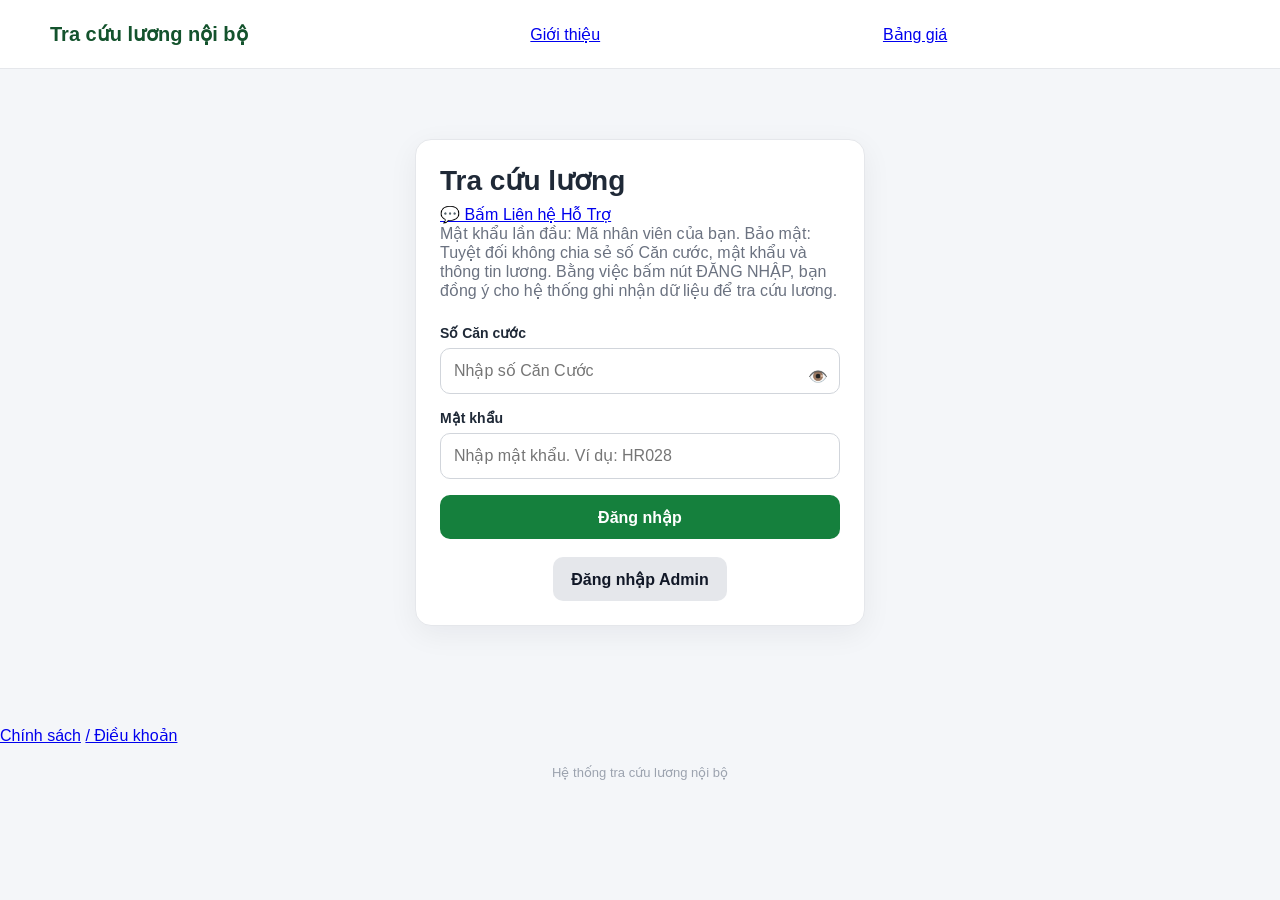
<file: index.html>
<!DOCTYPE html>
<html lang="vi">
<head>
<meta charset="UTF-8">
<meta name="viewport" content="width=device-width,initial-scale=1.0">

<title>Tra cứu lương nội bộ</title>

<style>
* {
    box-sizing: border-box;
}

html,
body {
    margin: 0;
    padding: 0;
    min-height: 100%;
    font-family:
        Arial,
        Helvetica,
        sans-serif;
    background: #f4f6f9;
    color: #1f2937;
}

button,
input {
    font: inherit;
}

.hidden {
    display: none !important;
}

.container {
    width: min(1180px, calc(100% - 30px));
    margin: 0 auto;
}

.header {
    background: #ffffff;
    border-bottom: 1px solid #e5e7eb;
    position: sticky;
    top: 0;
    z-index: 100;
}

.header-inner {
    min-height: 68px;
    display: flex;
    align-items: center;
    justify-content: space-between;
    gap: 15px;
}

.logo {
    font-size: 20px;
    font-weight: 800;
    color: #14532d;
}

.header-actions {
    display: flex;
    align-items: center;
    gap: 10px;
}

.main {
    padding: 30px 0 60px;
}

.card {
    background: #ffffff;
    border-radius: 16px;
    border: 1px solid #e5e7eb;
    box-shadow:
        0 8px 30px rgba(15, 23, 42, 0.06);
    padding: 24px;
}

.login-wrapper {
    width: min(450px, 100%);
    margin: 40px auto;
}

.title {
    margin: 0 0 8px;
    font-size: 28px;
    font-weight: 800;
}

.subtitle {
    margin: 0 0 25px;
    color: #6b7280;
}

.form-group {
    margin-bottom: 16px;
}

.form-group label {
    display: block;
    font-size: 14px;
    font-weight: 700;
    margin-bottom: 7px;
}

.form-group input {
    width: 100%;
    height: 46px;
    border: 1px solid #d1d5db;
    border-radius: 10px;
    padding: 0 13px;
    outline: none;
    transition: border-color .2s;
}

.form-group input:focus {
    border-color: #16a34a;
}

.btn {
    border: 0;
    border-radius: 10px;
    min-height: 44px;
    padding: 0 18px;
    cursor: pointer;
    font-weight: 700;
    transition:
        transform .1s,
        opacity .2s;
}

.btn:active {
    transform: scale(.98);
}

.btn-primary {
    background: #15803d;
    color: #ffffff;
}

.btn-secondary {
    background: #e5e7eb;
    color: #111827;
}

.btn-danger {
    background: #dc2626;
    color: #ffffff;
}

.btn-full {
    width: 100%;
}

.alert {
    padding: 12px 14px;
    border-radius: 10px;
    margin-bottom: 16px;
    font-size: 14px;
}

.alert-error {
    background: #fee2e2;
    color: #991b1b;
}

.alert-success {
    background: #dcfce7;
    color: #166534;
}

.employee-header {
    display: flex;
    justify-content: space-between;
    gap: 20px;
    align-items: flex-start;
    margin-bottom: 22px;
}

.employee-name {
    font-size: 25px;
    font-weight: 800;
    margin-bottom: 6px;
}

.employee-meta {
    color: #6b7280;
    line-height: 1.7;
}

.payroll-title {
    margin: 0 0 18px;
    font-size: 21px;
}

.payroll-group {
    grid-column: 1 / -1;
    margin-top: 12px;
    padding: 13px 16px;
    border-radius: 12px;
    background: #eef2f7;
    border: 1px solid #dbe2ea;
    display: flex;
    align-items: center;
    justify-content: space-between;
    gap: 18px;
}

.payroll-group-title {
    font-size: 17px;
    font-weight: 900;
    color: #111827;
    letter-spacing: .1px;
    line-height: 1.35;
}

.payroll-group-total {
    margin-left: auto;
    padding-left: 18px;
    flex: 0 0 auto;
    font-size: 17px;
    font-weight: 900;
    white-space: nowrap;
    color: #111827;
    text-align: right;
}

.payroll-group.group-a {
    background: #eff6ff;
    border: 2px solid #60a5fa;
}

.payroll-group.group-a .payroll-group-title,
.payroll-group.group-a .payroll-group-total {
    color: #1d4ed8;
}

.payroll-group.group-b {
    background: #fff7ed;
    border: 2px solid #fb923c;
}

.payroll-group.group-b .payroll-group-title,
.payroll-group.group-b .payroll-group-total {
    color: #c2410c;
}

.payroll-group.group-c {
    margin-top: 18px;
    padding: 18px 20px;
    background: #dcfce7;
    border: 3px solid #16a34a;
    box-shadow: 0 8px 22px rgba(22, 163, 74, .16);
}

.payroll-group.group-c .payroll-group-title {
    font-size: 20px;
    color: #166534;
}

.payroll-group.group-c .payroll-group-total {
    font-size: 25px;
    color: #15803d;
}

.payroll-subgroup {
    grid-column: 1 / -1;
    margin-top: 7px;
    padding: 10px 13px;
    border-radius: 9px;
    background: #f3f4f6;
    border: 1px solid #d1d5db;
    font-size: 14px;
    font-weight: 900;
    color: #1f2937;
    display: flex;
    align-items: center;
    justify-content: space-between;
    gap: 18px;
    min-height: 40px;
}

.payroll-subgroup-title {
    flex: 1 1 auto;
    min-width: 0;
    line-height: 1.35;
}

.payroll-subgroup-total {
    flex: 0 0 auto;
    margin-left: auto;
    padding-left: 18px;
    border-left: 1px solid #cbd5e1;
    min-width: 130px;
    text-align: right;
    white-space: nowrap;
    font-size: 15px;
    font-weight: 900;
    color: #111827;
}

.payroll-subgroup span {
    display: inline-block;
}

.payroll-group-total {
    font-size: 16px;
    font-weight: 900;
    white-space: nowrap;
    color: #111827;
}

.payroll-grid {
    display: grid;
    grid-template-columns:
        repeat(2, minmax(0, 1fr));
    gap: 12px;
}

.payroll-item {
    padding: 15px;
    background: #f8fafc;
    border-radius: 11px;
    border: 1px solid #e5e7eb;
}

.payroll-item.highlight {
    background: #ecfdf5;
    border-color: #86efac;
}

.payroll-label {
    font-size: 13px;
    color: #6b7280;
    margin-bottom: 7px;
}

.payroll-value {
    font-size: 17px;
    font-weight: 800;
}

.net-salary {
    font-size: 25px;
    color: #15803d;
}

.change-password-wrapper {
    width: min(520px, 100%);
    margin: 20px auto;
}

.section-title {
    margin: 0 0 18px;
    font-size: 21px;
}

.admin-layout {
    display: grid;
    grid-template-columns: 220px minmax(0, 1fr);
    gap: 20px;
}

.admin-sidebar {
    height: fit-content;
    position: sticky;
    top: 90px;
}

.admin-menu {
    display: flex;
    flex-direction: column;
    gap: 8px;
}

.admin-menu button {
    text-align: left;
    width: 100%;
}

.admin-content {
    min-width: 0;
}

.toolbar {
    display: flex;
    gap: 10px;
    margin-bottom: 16px;
}

.toolbar input {
    flex: 1;
    height: 44px;
    border: 1px solid #d1d5db;
    border-radius: 9px;
    padding: 0 12px;
}

.table-wrapper {
    width: 100%;
    overflow-x: auto;
}

table {
    width: 100%;
    border-collapse: collapse;
    min-width: 850px;
}

th,
td {
    border-bottom: 1px solid #e5e7eb;
    padding: 11px 10px;
    text-align: left;
    font-size: 14px;
    white-space: nowrap;
}

th {
    background: #f8fafc;
    font-weight: 800;
}

.badge {
    display: inline-flex;
    align-items: center;
    border-radius: 999px;
    padding: 4px 9px;
    font-size: 12px;
    font-weight: 700;
}

.badge-green {
    background: #dcfce7;
    color: #166534;
}

.badge-yellow {
    background: #fef3c7;
    color: #92400e;
}

.badge-red {
    background: #fee2e2;
    color: #991b1b;
}

.loading-overlay {
    position: fixed;
    inset: 0;
    background: rgba(255,255,255,.78);
    display: flex;
    align-items: center;
    justify-content: center;
    z-index: 9999;
}

.loading-box {
    background: #ffffff;
    padding: 25px 30px;
    border-radius: 15px;
    box-shadow: 0 15px 50px rgba(0,0,0,.15);
    text-align: center;
}

.spinner {
    width: 38px;
    height: 38px;
    border: 4px solid #d1fae5;
    border-top-color: #15803d;
    border-radius: 50%;
    animation: spin 0.8s linear infinite;
    margin: 0 auto 13px;
}

@keyframes spin {
    to {
        transform: rotate(360deg);
    }
}

.modal {
    position: fixed;
    inset: 0;
    background: rgba(15,23,42,.55);
    display: flex;
    align-items: center;
    justify-content: center;
    z-index: 5000;
    padding: 15px;
}

.modal-card {
    width: min(500px, 100%);
    background: #ffffff;
    border-radius: 16px;
    padding: 24px;
}

.modal-actions {
    display: flex;
    justify-content: flex-end;
    gap: 10px;
    margin-top: 20px;
}

.footer {
    text-align: center;
    color: #9ca3af;
    padding: 20px;
    font-size: 13px;
}

@media (max-width: 800px) {
    .admin-layout {
        grid-template-columns: 1fr;
    }

    .admin-sidebar {
        position: static;
    }

    .admin-menu {
        flex-direction: row;
        flex-wrap: wrap;
    }

    .employee-header {
        flex-direction: column;
    }
}

@media (max-width: 600px) {
    .payroll-group,
    .payroll-subgroup {
        align-items: flex-start;
    }

    .payroll-group-total,
    .payroll-subgroup-total {
        min-width: 105px;
        font-size: 14px;
    }

    .payroll-group.group-c .payroll-group-total {
        font-size: 21px;
    }
}

@media (max-width: 500px) {
    .container {
        width: min(100% - 20px, 1180px);
    }

    .card {
        padding: 18px;
    }

    .title {
        font-size: 23px;
    }
}
</style>
</head>

<body>

<header class="header">
    <div class="container header-inner">
        <div class="logo">
            Tra cứu lương nội bộ
        </div>

        <a href="https://phieuluong.pages.dev/about" target="_blank" class="btn-zalo">Giới thiệu</a> <a href="https://phieuluong.pages.dev/pricing" target="_blank" class="btn-zalo">Bảng giá</a>
        <div class="header-actions">
            <button
                id="employeeLogoutButton"
                class="btn btn-secondary hidden">
                Đăng xuất
            </button>

            <button
                id="adminLogoutButton"
                class="btn btn-secondary hidden">
                Admin đăng xuất
            </button>
        </div>
    </div>
</header>

<main class="main">
<div class="container">

<section id="loginView">

    <div class="login-wrapper">
        <div class="card">

            <h1 class="title">
                Tra cứu lương
            </h1>
<a href="https://zalo.me/3933191910227963298" target="_blank" class="btn-zalo">💬 Bấm Liên hệ Hỗ Trợ</a>
            <p class="subtitle">
                Mật khẩu lần đầu: Mã nhân viên của bạn. 
                Bảo mật: Tuyệt đối không chia sẻ số Căn cước, mật khẩu và thông tin lương.
                Bằng việc bấm nút ĐĂNG NHẬP, bạn đồng ý cho hệ thống ghi nhận dữ liệu để tra cứu lương.
            </p>

            <div
                id="loginAlert"
                class="alert alert-error hidden">
            </div>

            <form id="loginForm">

                <div class="form-group" style="position: relative;">
                    <label for="citizenID">
                        Số Căn cước
                    </label>
                
                    <!-- Đổi type="text" thành type="password" để mặc định ẩn số -->
                    <input
                        id="citizenID"
                        type="password"
                        inputmode="numeric"
                        autocomplete="off"
                        maxlength="20"
                        placeholder="Nhập số Căn Cước"
                        style="width: 100%; padding-right: 40px; box-sizing: border-box;">
                    
                    <!-- Nút con mắt ẩn/hiện nằm ở góc phải ô nhập liệu -->
                    <span id="toggleCitizenID" style="position: absolute; right: 12px; bottom: 8px; cursor: pointer; user-select: none; font-size: 16px; z-index: 10;">
                        👁️
                    </span>
                </div>


                <div class="form-group">
                    <label for="password">
                        Mật khẩu
                    </label>

                    <input
                        id="password"
                        type="password"
                        autocomplete="new-password"
                        placeholder="Nhập mật khẩu. Ví dụ: HR028">
                </div>

                <button
                    id="loginButton"
                    type="submit"
                    class="btn btn-primary btn-full">
                    Đăng nhập
                </button>

            </form>

            <div style="margin-top:18px;text-align:center;">
                <button
                    id="showAdminLoginButton"
                    class="btn btn-secondary">
                    Đăng nhập Admin
                </button>
            </div>

        </div>
    </div>

</section>

<section
    id="changePasswordView"
    class="hidden">

    <div class="change-password-wrapper">
        <div class="card">

            <h2 class="section-title">
                Đổi mật khẩu bắt buộc
            </h2>

            <p class="subtitle">
                Đây là lần đăng nhập đầu tiên.
                Bạn phải đổi mật khẩu trước khi xem bảng lương.
            </p>

            <div
                id="changePasswordAlert"
                class="alert hidden">
            </div>

            <form id="changePasswordForm">

                <div class="form-group">
                    <label>
                        Mật khẩu hiện tại
                    </label>

                    <input
                        id="currentPassword"
                        type="password"
                        autocomplete="new-password">
                </div>

                <div class="form-group">
                    <label>
                        Mật khẩu mới
                    </label>

                    <input
                        id="newPassword"
                        type="password"
                        autocomplete="new-password"
                        minlength="8">
                </div>

                <div class="form-group">
                    <label>
                        Xác nhận mật khẩu mới
                    </label>

                    <input
                        id="confirmPassword"
                        type="password"
                        autocomplete="new-password"
                        minlength="8">
                </div>

                <button
                    type="submit"
                    class="btn btn-primary btn-full">
                    Đổi mật khẩu
                </button>

            </form>

        </div>
    </div>

</section>

<section
    id="employeeView"
    class="hidden">

    <div class="card">

        <div class="employee-header">

            <div>
                <div
                    id="employeeName"
                    class="employee-name">
                </div>

                <div
                    id="employeeMeta"
                    class="employee-meta">
                </div>
            </div>

        </div>

        <h2 class="payroll-title">
            Thông tin lương
        </h2>

        <div class="payroll-item mb-4" style="max-width:360px;">
            <div class="payroll-label">Xem phiếu lương theo tháng</div>
            <select id="payrollMonthSelect" class="input mt-1" onchange="selectPayrollMonth(this.value)">
            </select>
        </div>

        <div
            id="payrollGrid"
            class="payroll-grid">
        </div>

    </div>

</section>

<section
    id="adminLoginView"
    class="hidden">

    <div class="login-wrapper">
        <div class="card">

            <h1 class="title">
                Quản trị hệ thống
            </h1>

            <p class="subtitle">
                Khu vực dành cho tài khoản Admin.
            </p>

            <div
                id="adminLoginAlert"
                class="alert alert-error hidden">
            </div>

            <form id="adminLoginForm">

                <div class="form-group">
                    <label>
                        Tài khoản
                    </label>

                    <input
                        id="adminUsername"
                        type="text"
                        autocomplete="off">
                </div>

                <div class="form-group">
                    <label>
                        Mật khẩu
                    </label>

                    <input
                        id="adminPassword"
                        type="password"
                        autocomplete="new-password">
                </div>

                <button
                    type="submit"
                    class="btn btn-primary btn-full">
                    Đăng nhập Admin
                </button>

            </form>

            <div style="margin-top:15px;text-align:center;">
                <button
                    id="backEmployeeLoginButton"
                    class="btn btn-secondary">
                    Quay lại
                </button>
            </div>

        </div>
    </div>

</section>

<section
    id="adminView"
    class="hidden">

    <div class="admin-layout">

        <aside class="admin-sidebar">
            <div class="card">
                <div class="admin-menu">

                    <button
                        id="menuEmployees"
                        class="btn btn-primary">
                        Nhân viên
                    </button>

                    <button
                        id="menuSync"
                        class="btn btn-secondary">
                        Đồng bộ
                    </button>

                    <button
                        id="menuAudit"
                        class="btn btn-secondary">
                        Audit Log
                    </button>

                </div>
            </div>
        </aside>

        <div class="admin-content">

            <div
                id="adminEmployeesPanel"
                class="card">

                <h2 class="section-title">
                    Quản lý nhân viên
                </h2>

                <div class="toolbar">

                    <input
                        id="employeeSearch"
                        type="text"
                        placeholder="Tìm mã NV, họ tên, Căn Cước, phòng ban...">

                    <button
                        id="employeeSearchButton"
                        class="btn btn-primary">
                        Tìm
                    </button>

                </div>

                <div class="table-wrapper">

                    <table>

                        <thead>
                            <tr>
                                <th>Mã NV</th>
                                <th>Họ tên</th>
                                <th>Số Căn Cước</th>
                                <th>Phòng ban</th>
                                <th>Bộ phận</th>
                                <th>Chức vụ</th>
                                <th>Trạng thái</th>
                                <th>Thao tác</th>
                            </tr>
                        </thead>

                        <tbody
                            id="employeeTableBody">
                        </tbody>

                    </table>

                </div>

            </div>

            <div
                id="adminSyncPanel"
                class="card hidden">

                <h2 class="section-title">
                    Trạng thái đồng bộ
                </h2>

                <div
                    id="syncStatusContent">
                </div>

            </div>

            <div
                id="adminAuditPanel"
                class="card hidden">

                <h2 class="section-title">
                    Audit Log
                </h2>

                <div class="table-wrapper">

                    <table>

                        <thead>
                            <tr>
                                <th>Thời gian</th>
                                <th>User</th>
                                <th>Role</th>
                                <th>Action</th>
                                <th>Target</th>
                                <th>Chi tiết</th>
                            </tr>
                        </thead>

                        <tbody
                            id="auditTableBody">
                        </tbody>

                    </table>

                </div>

            </div>

        </div>

    </div>

</section>

</div>
</main>

<a href="https://phieuluong.pages.dev/privacy" target="_blank" class="btn-zalo">Chính sách</a> <a href="https://phieuluong.pages.dev/terms" target="_blank" class="btn-zalo">/ Điều khoản</a>
    
<footer class="footer">
    Hệ thống tra cứu lương nội bộ
</footer>

<div
    id="loadingOverlay"
    class="loading-overlay hidden">

    <div class="loading-box">

        <div class="spinner"></div>

        <div id="loadingText">
            Đang xử lý...
        </div>

    </div>

</div>

<div
    id="resetModal"
    class="modal hidden">

    <div class="modal-card">

        <h2 class="section-title">
            Reset mật khẩu
        </h2>

        <p id="resetModalText"></p>

        <div class="modal-actions">

            <button
                id="cancelResetButton"
                class="btn btn-secondary">
                Hủy
            </button>

            <button
                id="confirmResetButton"
                class="btn btn-danger">
                Reset
            </button>

        </div>

    </div>

</div>

<script>
'use strict';

const API_URL =
    'https://script.google.com/macros/s/AKfycbyW7OjW5OJhgaw8hiqSkelERGigCZ0mRWkGvPxkSlBFpGxUAO0rKY3H--co8fpxbYH8Fw/exec';

const state = {
    employeeToken: '',
    adminToken: '',
    employee: null,
    payroll: null,
    employees: [],
    resetEmployeeCode: ''
};

const elements = {
    loginView:
        document.getElementById('loginView'),

    changePasswordView:
        document.getElementById('changePasswordView'),

    employeeView:
        document.getElementById('employeeView'),

    adminLoginView:
        document.getElementById('adminLoginView'),

    adminView:
        document.getElementById('adminView'),

    employeeLogoutButton:
        document.getElementById('employeeLogoutButton'),

    adminLogoutButton:
        document.getElementById('adminLogoutButton'),

    loadingOverlay:
        document.getElementById('loadingOverlay'),

    loadingText:
        document.getElementById('loadingText'),

    loginAlert:
        document.getElementById('loginAlert'),

    changePasswordAlert:
        document.getElementById('changePasswordAlert'),

    adminLoginAlert:
        document.getElementById('adminLoginAlert')
};

document
    .getElementById('loginForm')
    .addEventListener(
        'submit',
        handleEmployeeLogin
    );

document
    .getElementById('changePasswordForm')
    .addEventListener(
        'submit',
        handleChangePassword
    );

document
    .getElementById('adminLoginForm')
    .addEventListener(
        'submit',
        handleAdminLogin
    );

document
    .getElementById('showAdminLoginButton')
    .addEventListener(
        'click',
        showAdminLogin
    );

document
    .getElementById('backEmployeeLoginButton')
    .addEventListener(
        'click',
        showEmployeeLogin
    );

elements.employeeLogoutButton
    .addEventListener(
        'click',
        logoutEmployee
    );

elements.adminLogoutButton
    .addEventListener(
        'click',
        logoutAdmin
    );

document
    .getElementById('employeeSearchButton')
    .addEventListener(
        'click',
        searchEmployees
    );

document
    .getElementById('employeeSearch')
    .addEventListener(
        'keydown',
        function(event) {
            if (event.key === 'Enter') {
                searchEmployees();
            }
        }
    );

document
    .getElementById('menuEmployees')
    .addEventListener(
        'click',
        showEmployeesPanel
    );

document
    .getElementById('menuSync')
    .addEventListener(
        'click',
        showSyncPanel
    );

document
    .getElementById('menuAudit')
    .addEventListener(
        'click',
        showAuditPanel
    );

document
    .getElementById('cancelResetButton')
    .addEventListener(
        'click',
        closeResetModal
    );

document
    .getElementById('confirmResetButton')
    .addEventListener(
        'click',
        confirmReset
    );

function setLoading(show, text) {
    if (show) {
        elements.loadingText.textContent =
            text || 'Đang xử lý...';

        elements.loadingOverlay
            .classList
            .remove('hidden');
    } else {
        elements.loadingOverlay
            .classList
            .add('hidden');
    }
}

async function api(action, data) {
    const payload = Object.assign(
        {
            action: action
        },
        data || {}
    );

    const response = await fetch(API_URL, {
        method: 'POST',
        headers: {
            'Content-Type': 'text/plain;charset=utf-8'
        },
        body: JSON.stringify(payload)
    });

    const text = await response.text();
    let result;

    try {
        result = JSON.parse(text);
    } catch (error) {
        throw new Error(
            'API trả về dữ liệu không phải JSON: ' +
            text.substring(0, 300)
        );
    }

    if (!response.ok) {
        throw new Error(
            result.message ||
            result.error ||
            ('HTTP ' + response.status)
        );
    }

    return result;
}

async function handleEmployeeLogin(event) {
    event.preventDefault();

    hideAlert(elements.loginAlert);

    const citizenID =
        document
            .getElementById('citizenID')
            .value
            .trim();

    const password =
        document
            .getElementById('password')
            .value;

    if (!citizenID || !password) {
        showAlert(
            elements.loginAlert,
            'Vui lòng nhập đầy đủ Căn Cước và mật khẩu.'
        );
        return;
    }

    try {
        setLoading(
            true,
            'Đang xác thực tài khoản...'
        );

        const result =
            await api(
                'login',
                {
                    citizenID:
                        normalizeCitizenID(
                            citizenID
                        ),
                    password:
                        password
                }
            );

        if (!result.success) {
            showAlert(
                elements.loginAlert,
                errorMessage(result.error)
            );
            return;
        }

        state.employeeToken =
            result.token;

        state.employee =
            result.employee;

        state.payrollHistory =
            result.payrolls || (result.payroll ? [result.payroll] : []);
        state.payroll =
            state.payrollHistory[0] || result.payroll || null;

        if (result.mustChangePassword) {
            showChangePassword();
        } else {
            showEmployee();
        }

    } catch (error) {
        showAlert(
            elements.loginAlert,
            'Không thể kết nối máy chủ. Vui lòng thử lại.'
        );
    } finally {
        setLoading(false);
    }
}

async function handleChangePassword(event) {
    event.preventDefault();

    hideAlert(
        elements.changePasswordAlert
    );

    const currentPassword =
        document
            .getElementById('currentPassword')
            .value;

    const newPassword =
        document
            .getElementById('newPassword')
            .value;

    const confirmPassword =
        document
            .getElementById('confirmPassword')
            .value;

    if (
        !currentPassword ||
        !newPassword ||
        !confirmPassword
    ) {
        showAlert(
            elements.changePasswordAlert,
            'Vui lòng nhập đầy đủ thông tin.'
        );
        return;
    }

    if (newPassword.length < 8) {
        showAlert(
            elements.changePasswordAlert,
            'Mật khẩu mới phải có ít nhất 8 ký tự.'
        );
        return;
    }

    if (newPassword !== confirmPassword) {
        showAlert(
            elements.changePasswordAlert,
            'Xác nhận mật khẩu không khớp.'
        );
        return;
    }

    try {
        setLoading(
            true,
            'Đang đổi mật khẩu...'
        );

        const result =
            await api(
                'changePassword',
                {
                    token:
                        state.employeeToken,
                    currentPassword:
                        currentPassword,
                    newPassword:
                        newPassword,
                    confirmPassword:
                        confirmPassword
                }
            );

        if (!result.success) {
            showAlert(
                elements.changePasswordAlert,
                errorMessage(result.error)
            );
            return;
        }

        document
            .getElementById('currentPassword')
            .value = '';

        document
            .getElementById('newPassword')
            .value = '';

        document
            .getElementById('confirmPassword')
            .value = '';

        await loadEmployeePayroll();

    } catch (error) {
        showAlert(
            elements.changePasswordAlert,
            'Không thể kết nối máy chủ.'
        );
    } finally {
        setLoading(false);
    }
}

async function loadEmployeePayroll() {
    try {
        setLoading(
            true,
            'Đang tải dữ liệu lương...'
        );

        const result =
            await api(
                'getPayroll',
                {
                    token:
                        state.employeeToken
                }
            );

        if (!result.success) {
            showAlert(
                elements.changePasswordAlert,
                errorMessage(result.error)
            );
            return;
        }

        state.payrollHistory =
            result.payrolls || (result.payroll ? [result.payroll] : []);
        state.payroll =
            state.payrollHistory[0] || result.payroll || null;

        showEmployee();

    } catch (error) {
        showAlert(
            elements.changePasswordAlert,
            'Không thể tải dữ liệu lương.'
        );
    } finally {
        setLoading(false);
    }
}

async function handleAdminLogin(event) {
    event.preventDefault();

    hideAlert(
        elements.adminLoginAlert
    );

    const username =
        document
            .getElementById('adminUsername')
            .value
            .trim();

    const password =
        document
            .getElementById('adminPassword')
            .value;

    if (!username || !password) {
        showAlert(
            elements.adminLoginAlert,
            'Vui lòng nhập tài khoản và mật khẩu.'
        );
        return;
    }

    try {
        setLoading(
            true,
            'Đang xác thực Admin...'
        );

        const result =
            await api(
                'adminLogin',
                {
                    username:
                        username,
                    password:
                        password
                }
            );

        if (!result.success) {
            showAlert(
                elements.adminLoginAlert,
                errorMessage(result.error)
            );
            return;
        }

        state.adminToken =
            result.token;

        showAdmin();

        await loadEmployees();

    } catch (error) {
        showAlert(
            elements.adminLoginAlert,
            'Không thể kết nối máy chủ.'
        );
    } finally {
        setLoading(false);
    }
}

async function loadEmployees() {
    try {
        setLoading(
            true,
            'Đang tải danh sách nhân viên...'
        );

        const result =
            await api(
                'adminEmployees',
                {
                    token:
                        state.adminToken
                }
            );

        if (!result.success) {
            throw new Error(
                errorMessage(result.error)
            );
        }

        state.employees =
            result.employees || [];

        renderEmployees(
            state.employees
        );

    } catch (error) {
        alert(
            error.message ||
            'Không thể tải danh sách nhân viên.'
        );
    } finally {
        setLoading(false);
    }
}

async function searchEmployees() {
    const keyword =
        document
            .getElementById('employeeSearch')
            .value
            .trim();

    if (!keyword) {
        await loadEmployees();
        return;
    }

    try {
        setLoading(
            true,
            'Đang tìm kiếm...'
        );

        const result =
            await api(
                'adminSearchEmployees',
                {
                    token:
                        state.adminToken,
                    keyword:
                        keyword
                }
            );

        if (!result.success) {
            throw new Error(
                errorMessage(result.error)
            );
        }

        renderEmployees(
            result.employees || []
        );

    } catch (error) {
        alert(
            error.message ||
            'Không thể tìm kiếm.'
        );
    } finally {
        setLoading(false);
    }
}

function renderEmployees(employees) {
    const body =
        document.getElementById(
            'employeeTableBody'
        );

    body.innerHTML = '';

    if (!employees.length) {
        body.innerHTML =
            '<tr><td colspan="8">Không có dữ liệu.</td></tr>';

        return;
    }

    employees.forEach(function(employee) {
        const row =
            document.createElement('tr');

        row.innerHTML = `
            <td>${escapeHtml(employee.employeeCode)}</td>
            <td>${escapeHtml(employee.fullName)}</td>
            <td>${escapeHtml(employee.citizenID)}</td>
            <td>${escapeHtml(employee.department)}</td>
            <td>${escapeHtml(employee.section)}</td>
            <td>${escapeHtml(employee.position)}</td>
            <td>
                ${
                    employee.active
                    ? '<span class="badge badge-green">Hoạt động</span>'
                    : '<span class="badge badge-red">Khóa</span>'
                }
                ${
                    employee.mustChangePassword
                    ? '<span class="badge badge-yellow">Đổi MK</span>'
                    : ''
                }
            </td>
            <td>
                <button
                    class="btn btn-danger"
                    onclick="openResetModal('${escapeAttribute(employee.employeeCode)}','${escapeAttribute(employee.fullName)}')">
                    Reset MK
                </button>
            </td>
        `;

        body.appendChild(row);
    });
}

async function confirmReset() {
    const employeeCode =
        state.resetEmployeeCode;

    if (!employeeCode) {
        return;
    }

    closeResetModal();

    try {
        setLoading(
            true,
            'Đang reset mật khẩu...'
        );

        const result =
            await api(
                'adminResetPassword',
                {
                    token:
                        state.adminToken,
                    employeeCode:
                        employeeCode
                }
            );

        if (!result.success) {
            alert(
                errorMessage(result.error)
            );
            return;
        }

        alert(
            'Đã reset mật khẩu về Mã nhân viên.'
        );

        await loadEmployees();

    } catch (error) {
        alert(
            'Không thể thực hiện reset mật khẩu.'
        );
    } finally {
        setLoading(false);
    }
}

function openResetModal(
    employeeCode,
    fullName
) {
    state.resetEmployeeCode =
        employeeCode;

    document
        .getElementById('resetModalText')
        .textContent =
            'Reset mật khẩu của ' +
            fullName +
            ' (' +
            employeeCode +
            ') về Mã nhân viên?';

    document
        .getElementById('resetModal')
        .classList
        .remove('hidden');
}

function closeResetModal() {
    state.resetEmployeeCode = '';

    document
        .getElementById('resetModal')
        .classList
        .add('hidden');
}

async function loadSyncStatus() {
    try {
        setLoading(
            true,
            'Đang tải trạng thái đồng bộ...'
        );

        const result =
            await api(
                'adminSyncStatus',
                {
                    token:
                        state.adminToken
                }
            );

        if (!result.success) {
            throw new Error(
                errorMessage(result.error)
            );
        }

        const status =
            result.status;

        const content =
            document.getElementById(
                'syncStatusContent'
            );

        if (!status) {
            content.innerHTML =
                '<p>Chưa có lịch sử đồng bộ.</p>';
            return;
        }

        content.innerHTML = `
            <div class="payroll-grid">

                <div class="payroll-item">
                    <div class="payroll-label">
                        Thời gian
                    </div>
                    <div class="payroll-value">
                        ${escapeHtml(status.timestamp)}
                    </div>
                </div>

                <div class="payroll-item">
                    <div class="payroll-label">
                        Trạng thái
                    </div>
                    <div class="payroll-value">
                        ${escapeHtml(status.status)}
                    </div>
                </div>

                <div class="payroll-item">
                    <div class="payroll-label">
                        Tháng lương
                    </div>
                    <div class="payroll-value">
                        ${escapeHtml(status.month)}
                    </div>
                </div>

                <div class="payroll-item">
                    <div class="payroll-label">
                        Số nhân viên
                    </div>
                    <div class="payroll-value">
                        ${formatNumber(status.employeeCount)}
                    </div>
                </div>

                <div class="payroll-item">
                    <div class="payroll-label">
                        Số dòng lương
                    </div>
                    <div class="payroll-value">
                        ${formatNumber(status.payrollCount)}
                    </div>
                </div>

                <div class="payroll-item">
                    <div class="payroll-label">
                        File Snack
                    </div>
                    <div class="payroll-value">
                        ${escapeHtml(status.snackFile)}
                    </div>
                </div>

                <div class="payroll-item">
                    <div class="payroll-label">
                        File Flexible
                    </div>
                    <div class="payroll-value">
                        ${escapeHtml(status.flexibleFile)}
                    </div>
                </div>

                <div class="payroll-item">
                    <div class="payroll-label">
                        Thông báo
                    </div>
                    <div class="payroll-value">
                        ${escapeHtml(status.message)}
                    </div>
                </div>

            </div>
        `;

    } catch (error) {
        alert(
            error.message ||
            'Không thể tải trạng thái đồng bộ.'
        );
    } finally {
        setLoading(false);
    }
}

async function loadAuditLogs() {
    try {
        setLoading(
            true,
            'Đang tải Audit Log...'
        );

        const result =
            await api(
                'adminAuditLogs',
                {
                    token:
                        state.adminToken
                }
            );

        if (!result.success) {
            throw new Error(
                errorMessage(result.error)
            );
        }

        const body =
            document.getElementById(
                'auditTableBody'
            );

        body.innerHTML = '';

        (result.logs || [])
            .forEach(function(log) {

                const row =
                    document.createElement('tr');

                row.innerHTML = `
                    <td>${escapeHtml(log.timestamp)}</td>
                    <td>${escapeHtml(log.username)}</td>
                    <td>${escapeHtml(log.role)}</td>
                    <td>${escapeHtml(log.action)}</td>
                    <td>${escapeHtml(log.target)}</td>
                    <td>${escapeHtml(log.details)}</td>
                `;

                body.appendChild(row);
            });

    } catch (error) {
        alert(
            error.message ||
            'Không thể tải Audit Log.'
        );
    } finally {
        setLoading(false);
    }
}

function showEmployeeLogin() {
    hideAllViews();

    elements.loginView
        .classList
        .remove('hidden');
}

function showAdminLogin() {
    hideAllViews();

    elements.adminLoginView
        .classList
        .remove('hidden');
}

function showChangePassword() {
    hideAllViews();

    elements.changePasswordView
        .classList
        .remove('hidden');

    elements.employeeLogoutButton
        .classList
        .remove('hidden');
}

function showEmployee() {
    hideAllViews();

    elements.employeeView
        .classList
        .remove('hidden');

    elements.employeeLogoutButton
        .classList
        .remove('hidden');

    renderEmployee();
}

function showAdmin() {
    hideAllViews();

    elements.adminView
        .classList
        .remove('hidden');

    elements.adminLogoutButton
        .classList
        .remove('hidden');
}

function hideAllViews() {
    [
        elements.loginView,
        elements.changePasswordView,
        elements.employeeView,
        elements.adminLoginView,
        elements.adminView
    ].forEach(function(element) {
        element.classList.add('hidden');
    });

    elements.employeeLogoutButton
        .classList
        .add('hidden');

    elements.adminLogoutButton
        .classList
        .add('hidden');
}

function showEmployeesPanel() {
    document
        .getElementById('adminEmployeesPanel')
        .classList
        .remove('hidden');

    document
        .getElementById('adminSyncPanel')
        .classList
        .add('hidden');

    document
        .getElementById('adminAuditPanel')
        .classList
        .add('hidden');
}

async function showSyncPanel() {
    document
        .getElementById('adminEmployeesPanel')
        .classList
        .add('hidden');

    document
        .getElementById('adminSyncPanel')
        .classList
        .remove('hidden');

    document
        .getElementById('adminAuditPanel')
        .classList
        .add('hidden');

    await loadSyncStatus();
}

async function showAuditPanel() {
    document
        .getElementById('adminEmployeesPanel')
        .classList
        .add('hidden');

    document
        .getElementById('adminSyncPanel')
        .classList
        .add('hidden');

    document
        .getElementById('adminAuditPanel')
        .classList
        .remove('hidden');

    await loadAuditLogs();
}

function populatePayrollMonthSelect_() {
    const select = document.getElementById('payrollMonthSelect');
    if (!select) return;

    const history = state.payrollHistory || [];
    select.innerHTML = history.length
        ? history.map(function(item) {
            const month = String(item.SalaryMonth || '');
            return '<option value="' + escapeHtml(month) + '">' + escapeHtml(month) + '</option>';
          }).join('')
        : '<option value="">Chưa có dữ liệu lương</option>';

    if (state.payroll && state.payroll.SalaryMonth) {
        select.value = String(state.payroll.SalaryMonth);
    }
}

function selectPayrollMonth(month) {
    const history = state.payrollHistory || [];
    const found = history.find(function(item) {
        return String(item.SalaryMonth || '') === String(month || '');
    });
    if (found) {
        state.payroll = found;
        renderEmployee();
    }
}

function maskCitizenID(value) {
    const text = String(value || '').replace(/\s+/g, '');

    if (!text) {
        return '';
    }

    if (text.length <= 4) {
        return '*'.repeat(text.length);
    }

    return text.slice(0, 2) + '***' + text.slice(-2);
}

function renderEmployee() {
    if (!state.employee) {
        return;
    }

    document
        .getElementById('employeeName')
        .textContent =
            state.employee.fullName;

    document
        .getElementById('employeeMeta')
        .innerHTML = `
            Mã NV:
            <strong>
                ${escapeHtml(state.employee.employeeCode)}
            </strong>
            <br>
            Số Căn Cước:
            <strong>
                ${escapeHtml(maskCitizenID(state.employee.citizenID))}
            </strong>
            <br>
            Phòng ban:
            <strong>
                ${escapeHtml(state.employee.department)}
            </strong>
            <br>
            Bộ phận:
            <strong>
                ${escapeHtml(state.employee.section)}
            </strong>
            <br>
            Chức vụ:
            <strong>
                ${escapeHtml(state.employee.position)}
            </strong>
        `;

    const grid =
        document.getElementById('payrollGrid');

    grid.innerHTML = '';

    if (!state.payroll) {
        grid.innerHTML =
            '<div class="alert">Chưa có dữ liệu lương.</div>';
        return;
    }

    const payroll = state.payroll;

    populatePayrollMonthSelect_();

    const groups = [
        {
            title: 'A. Các khoản thu nhập',
            total: ['GrossIncome', 'Các khoản thu nhập', 'money'],
            subgroups: [
                {
                    title: 'I. Lương tháng',
                    total: ['MonthlySalary', 'Lương tháng', 'money'],
                    fields: [                    
                        ['BasicSalary', 'Lương cơ bản', 'money'],
                        ['WorkingDays', 'Số ngày làm việc', 'number'],
                        ['HolidayDays', 'Số ngày lễ', 'number'],
                        ['PaidLeaveDays', 'Số ngày nghỉ hưởng lương', 'number'],
                        ['UnpaidLeaveDays', 'Số ngày nghỉ không hưởng lương', 'number'],
                        ['MinimumRegionalLeaveDays', 'Số ngày nghỉ hưởng lương tối thiểu vùng', 'number']
                    ]
                },
                {
                    title: 'II. Lương làm ngoài giờ, làm ngày nghỉ, làm ca đêm',
                    total: ['OvertimeSalary', 'Lương làm ngoài giờ, làm ngày nghỉ, làm ca đêm', 'money'],
                    fields: [
                        ['OvertimeHours', 'Số giờ làm ngoài giờ', 'number'],
                        ['HolidayWorkHours', 'Số giờ làm ngày nghỉ', 'number'],
                        ['HolidayOvertimeHours', 'Số giờ làm ngoài giờ ngày nghỉ', 'number'],
                        ['NightHolidayOvertimeHours', 'Số giờ tăng ca đêm ngày nghỉ', 'number'],
                        ['HolidayWorkDayHours', 'Số giờ làm vào ngày lễ', 'number'],
                        ['HolidayOvertimeDayHours', 'Số giờ làm ngoài giờ ngày lễ', 'number'],
                        ['NightOvertimeHours', 'Số giờ tăng ca đêm', 'number'],
                        ['NightHolidayOvertimeDayHours', 'Số giờ tăng ca đêm ngày lễ', 'number'],
                        ['NightShiftDays', 'Số ngày làm ca đêm', 'number']
                    ]
                },
                {
                    title: 'III. Các khoản phụ cấp, trợ cấp, hỗ trợ, bổ sung khác',
                     total:  ['OtherIncome', 'Các khoản phụ cấp, trợ cấp, hỗ trợ, bổ sung khác', 'money'],
                    fields: [
                        ['OtherMoney', 'Tiền khác (công tác phí, cơm)', 'money'],
                        ['DisciplinaryMoney', 'Tiền kỷ luật', 'money'],
                        ['Loyalty2Years', 'Tiền gắn bó với công ty 2 năm', 'money'],
                        ['Loyalty5Years', 'Tiền gắn bó với công ty 5 năm', 'money'],
                        ['Loyalty10Years', 'Tiền gắn bó với công ty 10 năm', 'money'],
                        ['HousingAllowance', 'Tiền nhà ở', 'money'],
                        ['TransportationAllowance', 'Tiền đi lại', 'money'],
                        ['AttendanceBonus', 'Tiền thưởng chuyên cần', 'money'],
                        ['CommissionAndOverTargetBonus', 'Hoa hồng bán hàng & tiền thưởng vượt định mức', 'money'],
                        ['SeveranceAndUnusedLeave', 'Trợ cấp thôi việc & những ngày phép năm còn lại', 'money']
                    ]
                }
            ]
        },
        {
            title: 'B. Các khoản khấu trừ',
            total: ['__deductionsTotal', 'Tổng khấu trừ', 'money'],
            fields: [
                ['SocialInsurance', 'BHXH', 'money'],
                ['HealthInsurance', 'BHYT', 'money'],
                ['UnemploymentInsurance', 'BHTN', 'money'],
                ['PersonalIncomeTax', 'Thuế thu nhập', 'money'],
                ['AdvancePayment', 'Tạm ứng', 'money'],
                ['OtherDeductions', 'Các khoản khấu trừ khác', 'money']
            ]
        },
        {
            title: 'C. Lương Thực Lĩnh',
            total: ['NetSalary', 'Lương thực lĩnh', 'money'],
            fields: []
        }
    ];

    function getFieldValue(key) {
        if (key === 'OtherIncome') {
            return [
                'OtherMoney',
                'DisciplinaryMoney',
                'Loyalty2Years',
                'Loyalty5Years',
                'Loyalty10Years',
                'HousingAllowance',
                'TransportationAllowance',
                'AttendanceBonus',
                'CommissionAndOverTargetBonus',
                'SeveranceAndUnusedLeave'
            ].reduce(function(sum, incomeKey) {
                const number = Number(payroll[incomeKey]);
                return sum + (isNaN(number) ? 0 : number);
            }, 0);
        }

        if (key === '__deductionsTotal') {
            return [
                'SocialInsurance',
                'HealthInsurance',
                'UnemploymentInsurance',
                'PersonalIncomeTax',
                'AdvancePayment',
                'OtherDeductions'
            ].reduce(function(sum, deductionKey) {
                const number = Number(payroll[deductionKey]);
                return sum + (isNaN(number) ? 0 : number);
            }, 0);
        }
        
        // MonthlySalary chưa có trong dữ liệu trả về thì dùng BasicSalary
        // làm fallback để mục I không bị trống. Nếu GAS đã trả MonthlySalary,
        // giá trị MonthlySalary vẫn được ưu tiên.
        if (
            key === 'MonthlySalary' &&
            (payroll[key] === undefined ||
             payroll[key] === null ||
             payroll[key] === '')
        ) {
            return payroll.BasicSalary;
        }
        return payroll[key];
    }

    function formatFieldValue(value, type) {
        if (value === null || value === undefined || value === '') {
            value = '';
        }

        if (type === 'money') {
            return formatMoney(value);
        }

        if (type === 'number') {
            return formatNumber(value);
        }

        return escapeHtml(String(value));
    }

    groups.forEach(function(group) {
        const groupHeader = document.createElement('div');
        groupHeader.className = 'payroll-group';

        if (group.title.indexOf('A.') === 0) {
            groupHeader.classList.add('group-a');
        } else if (group.title.indexOf('B.') === 0) {
            groupHeader.classList.add('group-b');
        } else if (group.title.indexOf('C.') === 0) {
            groupHeader.classList.add('group-c');
        }

        const totalKey = group.total[0];
        const totalLabel = group.total[1];
        const totalType = group.total[2];
        const totalValue = formatFieldValue(
            getFieldValue(totalKey),
            totalType
        );

        groupHeader.innerHTML = `
            <div class="payroll-group-title">
                ${escapeHtml(group.title)}
            </div>
            <div class="payroll-group-total">
                ${totalValue}
            </div>
        `;

        groupHeader.title = totalLabel;
        grid.appendChild(groupHeader);

        function appendFields(fields) {
            fields.forEach(function(field) {
                const key = field[0];
                const label = field[1];
                const type = field[2];
                const value = formatFieldValue(
                    payroll[key],
                    type
                );

                const item = document.createElement('div');
                item.className = 'payroll-item';

                item.innerHTML = `
                    <div class="payroll-label">
                        ${escapeHtml(label)}
                    </div>
                    <div class="payroll-value">
                        ${value}
                    </div>
                `;

                grid.appendChild(item);
            });
        }

        if (Array.isArray(group.subgroups)) {
            group.subgroups.forEach(function(subgroup) {
                const subgroupHeader = document.createElement('div');
                subgroupHeader.className = 'payroll-subgroup';

                // Hiển thị đầy đủ:
                //   I. Lương tháng                         12.345.678
                //   II. Lương làm ngoài giờ...              1.234.567
                //
                // Trước đây code chỉ render subgroup.title nên
                // subgroup.total (MonthlySalary, OvertimeSalary, ...)
                // không bao giờ được đưa ra giao diện.

                let subgroupTotalHtml = '';

                if (Array.isArray(subgroup.total) && subgroup.total.length >= 3) {
                    const subgroupTotalKey = subgroup.total[0];
                    const subgroupTotalLabel = subgroup.total[1];
                    const subgroupTotalType = subgroup.total[2];

                    const subgroupTotalValue = formatFieldValue(
                        getFieldValue(subgroupTotalKey),
                        subgroupTotalType
                    );

                    subgroupTotalHtml = `
                        <div
                            class="payroll-subgroup-total"
                            title="${escapeAttribute(subgroupTotalLabel)}">
                            ${subgroupTotalValue}
                        </div>
                    `;
                }

                subgroupHeader.innerHTML = `
                    <div class="payroll-subgroup-title">
                        ${escapeHtml(subgroup.title)}
                    </div>
                    ${subgroupTotalHtml}
                `;

                grid.appendChild(subgroupHeader);
                appendFields(subgroup.fields || []);
            });
        } else {
            appendFields(group.fields || []);
        }
    });
}

async function logoutEmployee() {
    try {
        if (state.employeeToken) {
            await api(
                'logout',
                {
                    token:
                        state.employeeToken
                }
            );
        }
    } catch (error) {
    }

    state.employeeToken = '';
    state.employee = null;
    state.payroll = null;

    document
        .getElementById('citizenID')
        .value = '';

    document
        .getElementById('password')
        .value = '';

    document
        .getElementById('currentPassword')
        .value = '';

    document
        .getElementById('newPassword')
        .value = '';

    document
        .getElementById('confirmPassword')
        .value = '';

    showEmployeeLogin();
}

async function logoutAdmin() {
    try {
        if (state.adminToken) {
            await api(
                'logout',
                {
                    token:
                        state.adminToken
                }
            );
        }
    } catch (error) {
    }

    state.adminToken = '';
    state.employees = [];

    document
        .getElementById('adminUsername')
        .value = '';

    document
        .getElementById('adminPassword')
        .value = '';

    showEmployeeLogin();
}

function showAlert(
    element,
    message
) {
    element.textContent = message;
    element.classList.remove('hidden');
}

function hideAlert(element) {
    element.textContent = '';
    element.classList.add('hidden');
}

function errorMessage(error) {
    const messages = {
        INVALID_LOGIN:
            'Số Căn Cước hoặc mật khẩu không đúng.',

        SESSION_EXPIRED:
            'Phiên đăng nhập đã hết hạn. Vui lòng đăng nhập lại.',

        UNAUTHORIZED:
            'Bạn không có quyền thực hiện thao tác này.',

        PASSWORD_REQUIRED:
            'Vui lòng nhập đầy đủ mật khẩu.',

        PASSWORD_CONFIRM_MISMATCH:
            'Xác nhận mật khẩu không khớp.',

        PASSWORD_TOO_SHORT:
            'Mật khẩu mới phải có ít nhất 8 ký tự.',

        PASSWORD_MUST_BE_DIFFERENT:
            'Mật khẩu mới phải khác mật khẩu hiện tại.',

        CURRENT_PASSWORD_INVALID:
            'Mật khẩu hiện tại không đúng.',

        EMPLOYEE_NOT_FOUND:
            'Không tìm thấy nhân viên.',

        PASSWORD_CHANGE_REQUIRED:
            'Bạn phải đổi mật khẩu trước khi xem lương.',

        INVALID_SYNC_KEY:
            'Khóa đồng bộ không hợp lệ.',

        NO_RECORDS:
            'Không có dữ liệu đồng bộ.',

        SERVER_ERROR:
            'Máy chủ xảy ra lỗi.'
    };

    return (
        messages[error] ||
        error ||
        'Có lỗi xảy ra.'
    );
}

function normalizeCitizenID(value) {
    let text =
        String(value || '')
            .trim()
            .replace(/^'/, '')
            .replace(/\s+/g, '');

    if (
        /^\d+$/.test(text) &&
        text.length < 12
    ) {
        text =
            text.padStart(12, '0');
    }

    return text;
}

function formatMoney(value) {
    const number =
        Number(value);

    if (isNaN(number)) {
        return '0';
    }

    return new Intl.NumberFormat(
        'vi-VN'
    ).format(number);
}

function formatNumber(value) {
    const number =
        Number(value);

    if (isNaN(number)) {
        return '0';
    }

    return new Intl.NumberFormat(
        'vi-VN',
        {
            maximumFractionDigits: 2
        }
    ).format(number);
}

function escapeHtml(value) {
    return String(value)
        .replace(/&/g, '&amp;')
        .replace(/</g, '&lt;')
        .replace(/>/g, '&gt;')
        .replace(/"/g, '&quot;')
        .replace(/'/g, '&#039;');
}

function escapeAttribute(value) {
    return String(value)
        .replace(/\\/g, '\\\\')
        .replace(/'/g, "\\'");
}

document.addEventListener('DOMContentLoaded', function() {
        const citizenInput = document.getElementById('citizenID');
        const toggleBtn = document.getElementById('toggleCitizenID');

        if (toggleBtn && citizenInput) {
            toggleBtn.addEventListener('click', function () {
                // Nếu đang ẩn (password) thì chuyển thành hiện (text)
                if (citizenInput.type === 'password') {
                    citizenInput.type = 'text';
                    toggleBtn.textContent = '🙈'; // Đổi icon thành khỉ che mắt khi đang hiện số
                } else {
                    // Nếu đang hiện thì ẩn lại thành dấu chấm
                    citizenInput.type = 'password';
                    toggleBtn.textContent = '👁️'; // Đổi lại thành icon con mắt
                }
            });
        }
    });    
</script>

</body>
</html>
</file>
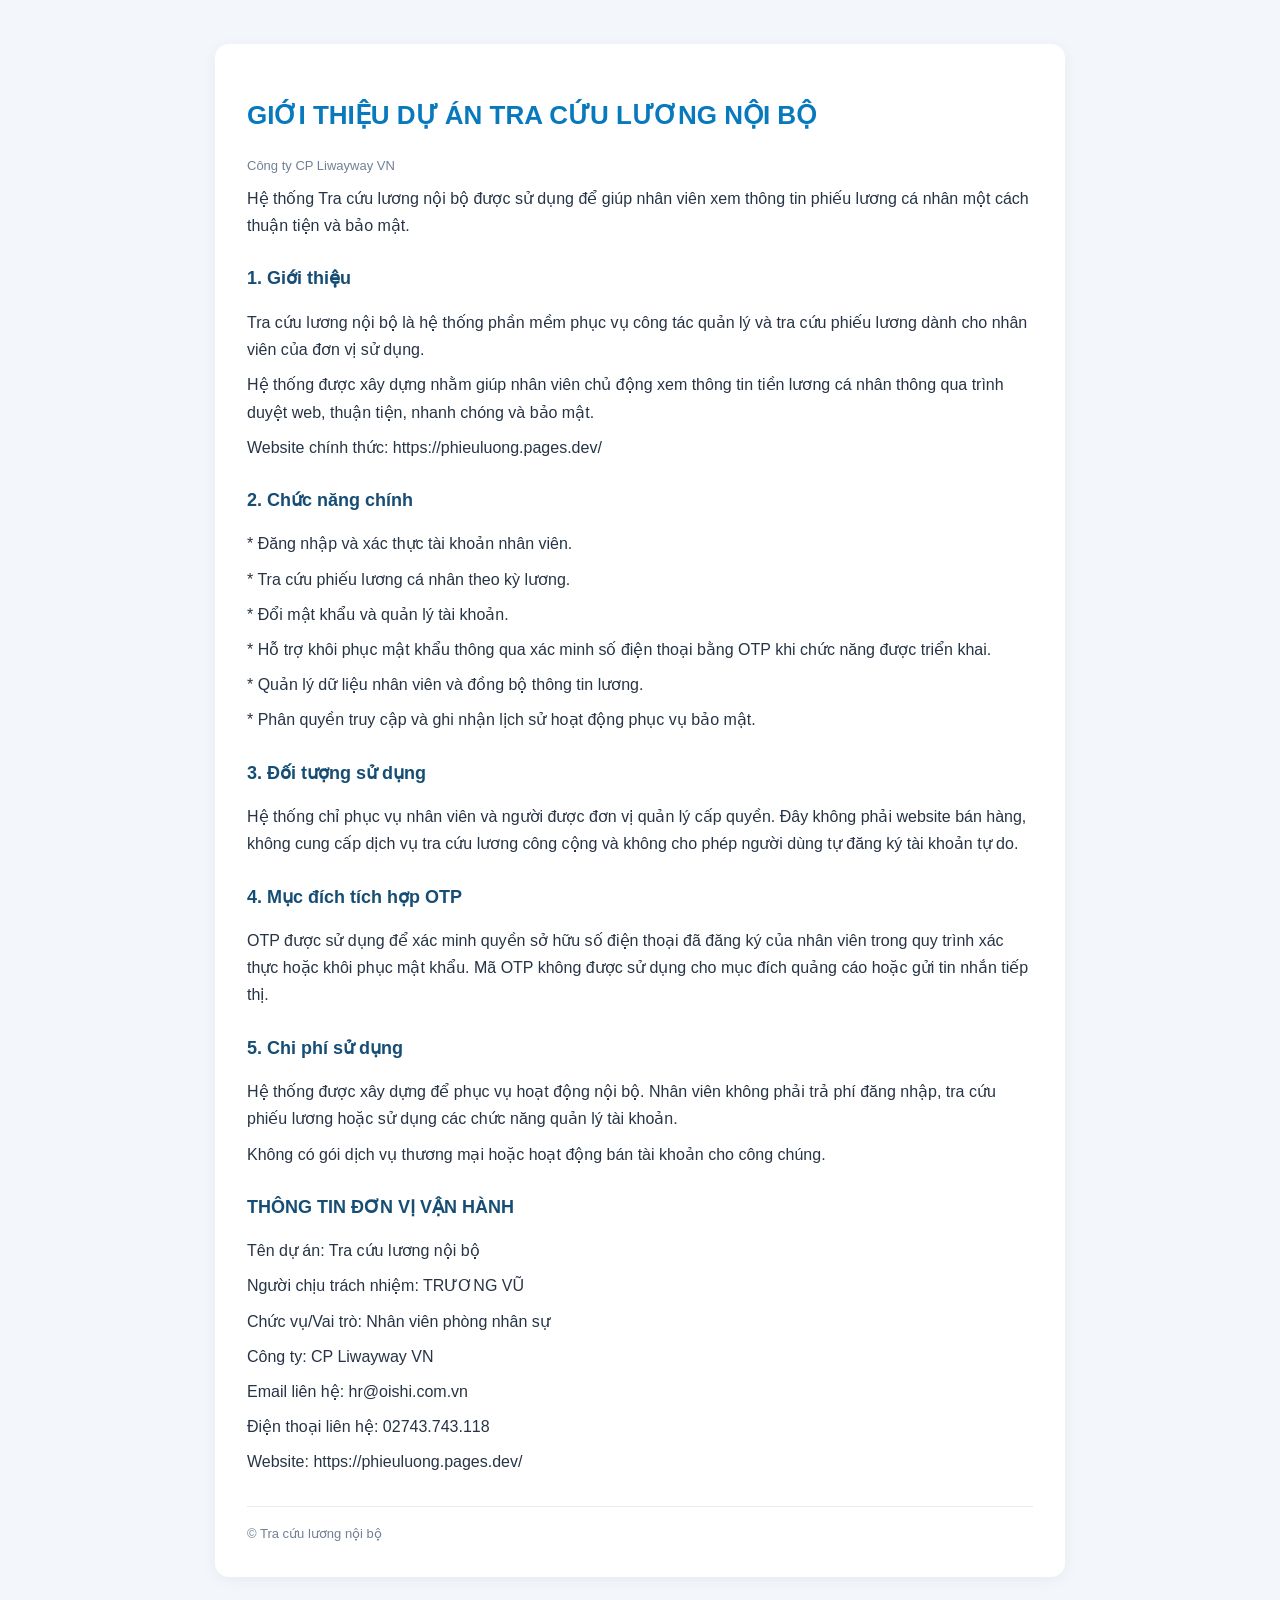
<file: about.html>
<!DOCTYPE html>
<html lang="vi">
<head>
  <meta charset="UTF-8">
  <meta name="viewport" content="width=device-width, initial-scale=1">
  <title>GIỚI THIỆU DỰ ÁN TRA CỨU LƯƠNG NỘI BỘ</title>
  <style>
    * { box-sizing: border-box; }
    body {
      margin: 0;
      padding: 24px 16px;
      font-family: Arial, sans-serif;
      line-height: 1.7;
      color: #263445;
      background: #f3f6fb;
    }
    main {
      max-width: 850px;
      margin: 20px auto;
      padding: 32px;
      background: white;
      border-radius: 14px;
      box-shadow: 0 3px 16px #0000000d;
    }
    h1 { color: #0879bd; font-size: 26px; }
    h2 { margin-top: 24px; font-size: 18px; color: #164d75; }
    p { margin: 8px 0; }
    .date { color: #718096; font-size: 13px; }
    footer {
      margin-top: 30px;
      padding-top: 16px;
      border-top: 1px solid #e5eaf0;
      color: #718096;
      font-size: 13px;
    }
    @media (max-width: 600px) {
      main { padding: 22px 18px; margin: 0 auto; }
      h1 { font-size: 22px; }
    }
  </style>
</head>
<body>
<main>
  <h1>GIỚI THIỆU DỰ ÁN TRA CỨU LƯƠNG NỘI BỘ</h1>
  <p class="date">Công ty CP Liwayway VN</p>

  <p>Hệ thống Tra cứu lương nội bộ được sử dụng để giúp nhân viên xem thông tin phiếu lương cá nhân một cách thuận tiện và bảo mật.</p>

  <h2>1. Giới thiệu</h2>
  <p>Tra cứu lương nội bộ là hệ thống phần mềm phục vụ công tác quản lý và tra cứu phiếu lương dành cho nhân viên của đơn vị sử dụng.</p>
  <p>Hệ thống được xây dựng nhằm giúp nhân viên chủ động xem thông tin tiền lương cá nhân thông qua trình duyệt web, thuận tiện, nhanh chóng và bảo mật.</p>
  <p>Website chính thức: https://phieuluong.pages.dev/</p>
  
  <h2>2. Chức năng chính</h2>
  <p>* Đăng nhập và xác thực tài khoản nhân viên.</p>
  <p>* Tra cứu phiếu lương cá nhân theo kỳ lương.</p>
  <p>* Đổi mật khẩu và quản lý tài khoản.</p>
  <p>* Hỗ trợ khôi phục mật khẩu thông qua xác minh số điện thoại bằng OTP khi chức năng được triển khai.</p>
  <p>* Quản lý dữ liệu nhân viên và đồng bộ thông tin lương.</p>
  <p>* Phân quyền truy cập và ghi nhận lịch sử hoạt động phục vụ bảo mật.</p>

  <h2>3. Đối tượng sử dụng</h2>
  <p>Hệ thống chỉ phục vụ nhân viên và người được đơn vị quản lý cấp quyền. Đây không phải website bán hàng, không cung cấp dịch vụ tra cứu lương công cộng và không cho phép người dùng tự đăng ký tài khoản tự do.</p>

  <h2>4. Mục đích tích hợp OTP</h2>
  <p>OTP được sử dụng để xác minh quyền sở hữu số điện thoại đã đăng ký của nhân viên trong quy trình xác thực hoặc khôi phục mật khẩu. Mã OTP không được sử dụng cho mục đích quảng cáo hoặc gửi tin nhắn tiếp thị.</p>

  <h2>5. Chi phí sử dụng</h2>
  <p>Hệ thống được xây dựng để phục vụ hoạt động nội bộ. Nhân viên không phải trả phí đăng nhập, tra cứu phiếu lương hoặc sử dụng các chức năng quản lý tài khoản.</p>
  <p>Không có gói dịch vụ thương mại hoặc hoạt động bán tài khoản cho công chúng.</p>

   <h2>THÔNG TIN ĐƠN VỊ VẬN HÀNH</h2>
  <p>Tên dự án: Tra cứu lương nội bộ</p>
  <p>Người chịu trách nhiệm: TRƯƠNG VŨ</p>
  <p>Chức vụ/Vai trò: Nhân viên phòng nhân sự</p>
  <p>Công ty: CP Liwayway VN</p>
  <p>Email liên hệ: hr@oishi.com.vn</p>
  <p>Điện thoại liên hệ: 02743.743.118</p>
  <p>Website: https://phieuluong.pages.dev/</p>


  <footer>© Tra cứu lương nội bộ</footer>
</main>
</body>
</html>
</file>
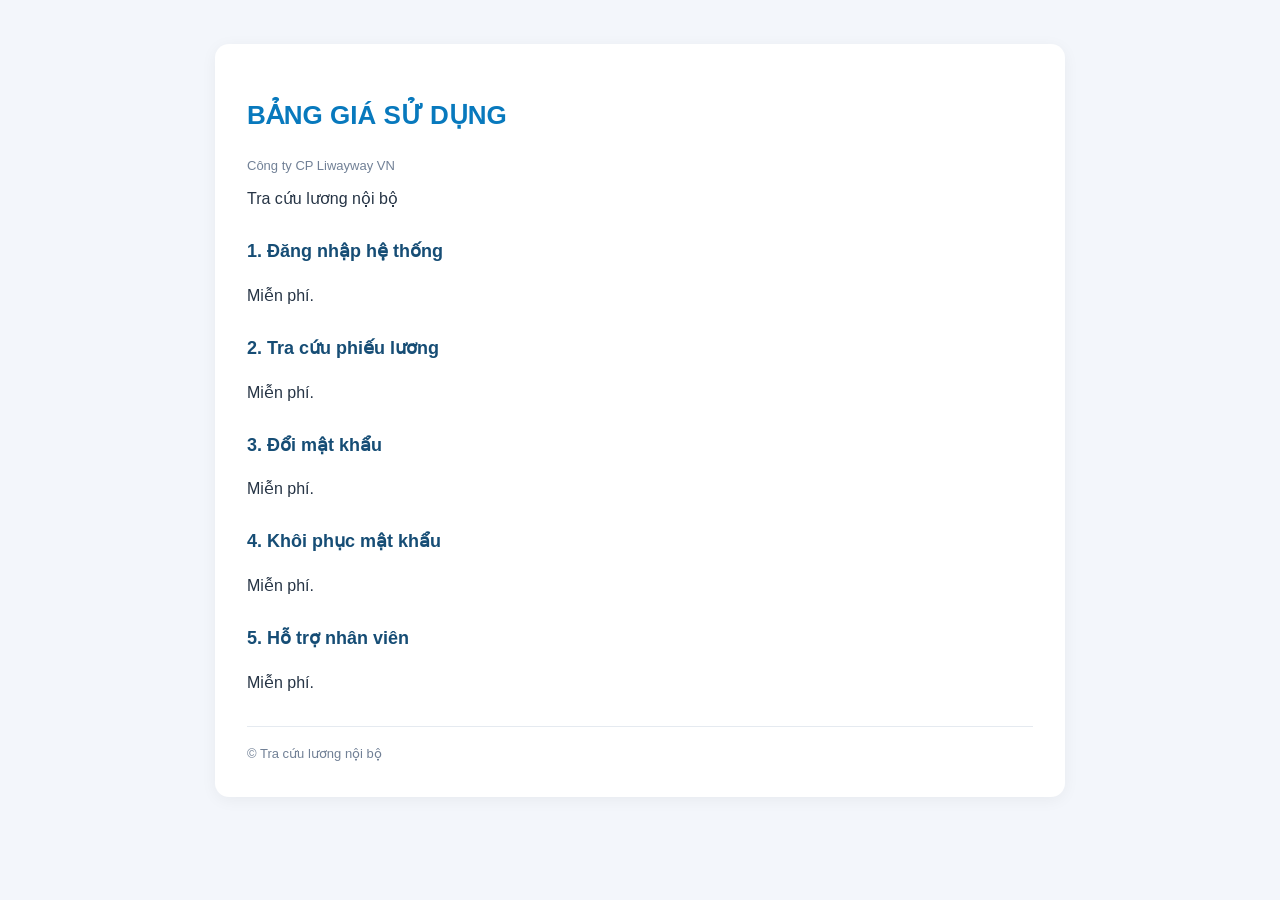
<file: pricing.html>
<!DOCTYPE html>
<html lang="vi">
<head>
  <meta charset="UTF-8">
  <meta name="viewport" content="width=device-width, initial-scale=1">
  <title>BẢNG GIÁ SỬ DỤNG</title>
  <style>
    * { box-sizing: border-box; }
    body {
      margin: 0;
      padding: 24px 16px;
      font-family: Arial, sans-serif;
      line-height: 1.7;
      color: #263445;
      background: #f3f6fb;
    }
    main {
      max-width: 850px;
      margin: 20px auto;
      padding: 32px;
      background: white;
      border-radius: 14px;
      box-shadow: 0 3px 16px #0000000d;
    }
    h1 { color: #0879bd; font-size: 26px; }
    h2 { margin-top: 24px; font-size: 18px; color: #164d75; }
    p { margin: 8px 0; }
    .date { color: #718096; font-size: 13px; }
    footer {
      margin-top: 30px;
      padding-top: 16px;
      border-top: 1px solid #e5eaf0;
      color: #718096;
      font-size: 13px;
    }
    @media (max-width: 600px) {
      main { padding: 22px 18px; margin: 0 auto; }
      h1 { font-size: 22px; }
    }
  </style>
</head>
<body>
<main>
  <h1>BẢNG GIÁ SỬ DỤNG</h1>
  <p class="date">Công ty CP Liwayway VN</p>

  <p>Tra cứu lương nội bộ</p>

  <h2>1. Đăng nhập hệ thống</h2>
  <p>Miễn phí.</p>

  <h2>2. Tra cứu phiếu lương</h2>
  <p>Miễn phí.</p>
  
  <h2>3. Đổi mật khẩu</h2>
  <p>Miễn phí.</p>

  <h2>4. Khôi phục mật khẩu</h2>
  <p>Miễn phí.</p>

  <h2>5. Hỗ trợ nhân viên</h2>
  <p>Miễn phí.</p>

  <footer>© Tra cứu lương nội bộ</footer>
</main>
</body>
</html>
</file>
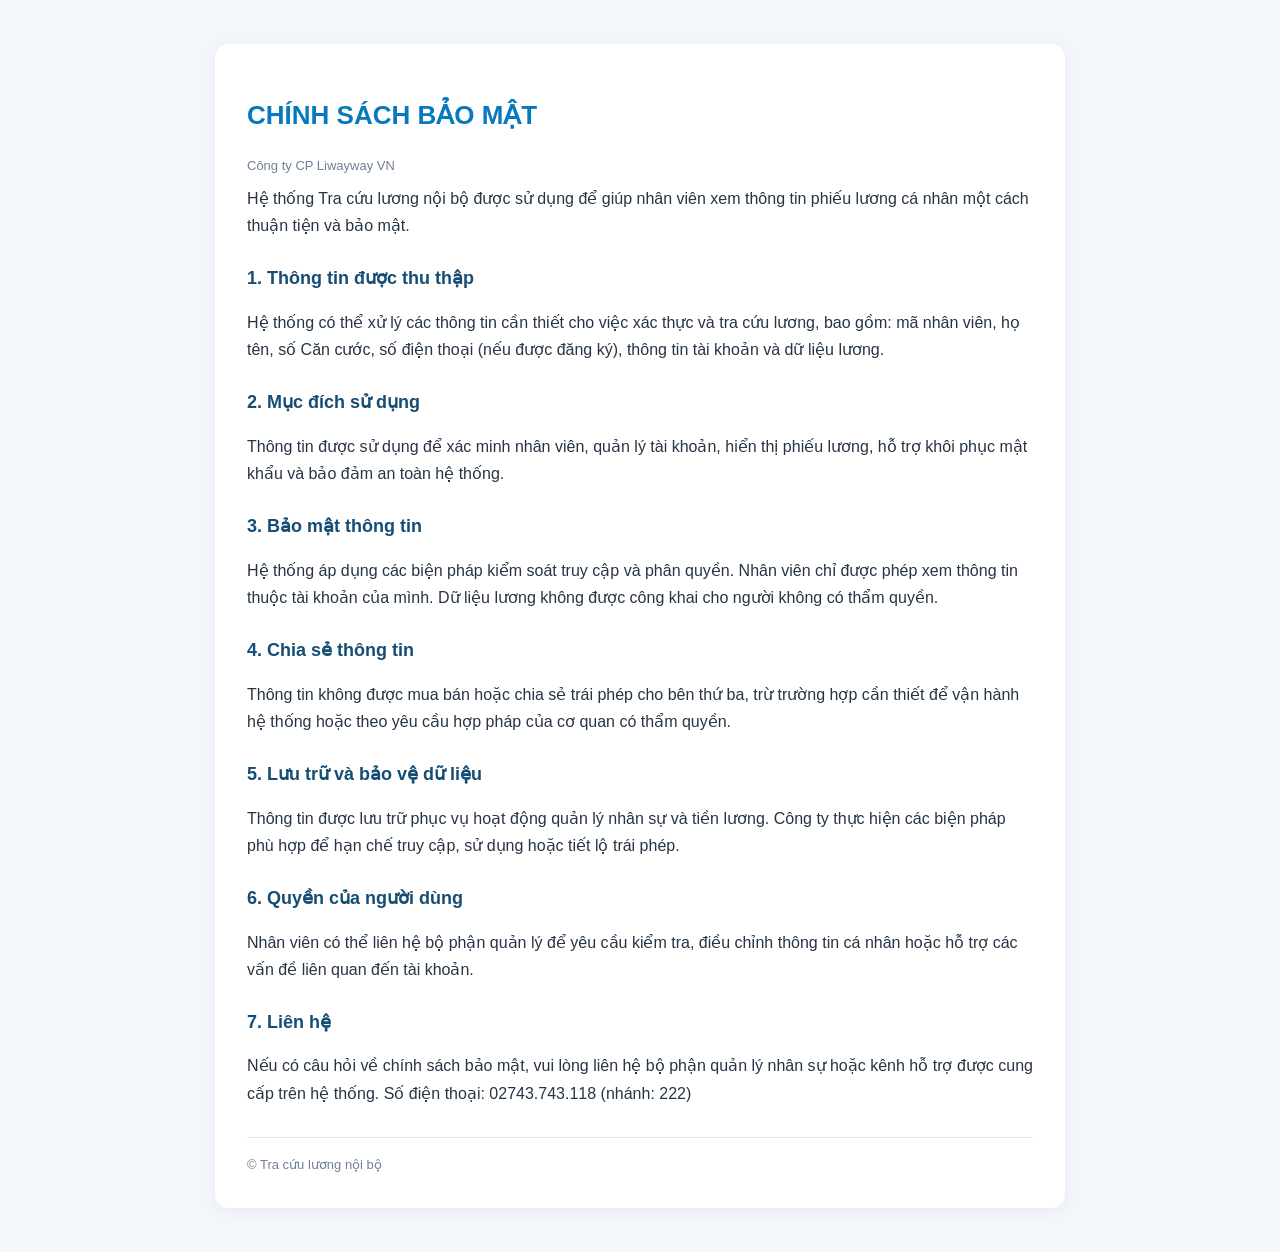
<file: privacy.html>
<!DOCTYPE html>
<html lang="vi">
<head>
  <meta charset="UTF-8">
  <meta name="viewport" content="width=device-width, initial-scale=1">
  <title>Chính sách bảo mật - Tra cứu lương</title>
  <style>
    * { box-sizing: border-box; }
    body {
      margin: 0;
      padding: 24px 16px;
      font-family: Arial, sans-serif;
      line-height: 1.7;
      color: #263445;
      background: #f3f6fb;
    }
    main {
      max-width: 850px;
      margin: 20px auto;
      padding: 32px;
      background: white;
      border-radius: 14px;
      box-shadow: 0 3px 16px #0000000d;
    }
    h1 { color: #0879bd; font-size: 26px; }
    h2 { margin-top: 24px; font-size: 18px; color: #164d75; }
    p { margin: 8px 0; }
    .date { color: #718096; font-size: 13px; }
    footer {
      margin-top: 30px;
      padding-top: 16px;
      border-top: 1px solid #e5eaf0;
      color: #718096;
      font-size: 13px;
    }
    @media (max-width: 600px) {
      main { padding: 22px 18px; margin: 0 auto; }
      h1 { font-size: 22px; }
    }
  </style>
</head>
<body>
<main>
  <h1>CHÍNH SÁCH BẢO MẬT</h1>
  <p class="date">Công ty CP Liwayway VN</p>

  <p>Hệ thống Tra cứu lương nội bộ được sử dụng để giúp nhân viên xem thông tin phiếu lương cá nhân một cách thuận tiện và bảo mật.</p>

  <h2>1. Thông tin được thu thập</h2>
  <p>Hệ thống có thể xử lý các thông tin cần thiết cho việc xác thực và tra cứu lương, bao gồm: mã nhân viên, họ tên, số Căn cước, số điện thoại (nếu được đăng ký), thông tin tài khoản và dữ liệu lương.</p>

  <h2>2. Mục đích sử dụng</h2>
  <p>Thông tin được sử dụng để xác minh nhân viên, quản lý tài khoản, hiển thị phiếu lương, hỗ trợ khôi phục mật khẩu và bảo đảm an toàn hệ thống.</p>

  <h2>3. Bảo mật thông tin</h2>
  <p>Hệ thống áp dụng các biện pháp kiểm soát truy cập và phân quyền. Nhân viên chỉ được phép xem thông tin thuộc tài khoản của mình. Dữ liệu lương không được công khai cho người không có thẩm quyền.</p>

  <h2>4. Chia sẻ thông tin</h2>
  <p>Thông tin không được mua bán hoặc chia sẻ trái phép cho bên thứ ba, trừ trường hợp cần thiết để vận hành hệ thống hoặc theo yêu cầu hợp pháp của cơ quan có thẩm quyền.</p>

  <h2>5. Lưu trữ và bảo vệ dữ liệu</h2>
  <p>Thông tin được lưu trữ phục vụ hoạt động quản lý nhân sự và tiền lương. Công ty thực hiện các biện pháp phù hợp để hạn chế truy cập, sử dụng hoặc tiết lộ trái phép.</p>

  <h2>6. Quyền của người dùng</h2>
  <p>Nhân viên có thể liên hệ bộ phận quản lý để yêu cầu kiểm tra, điều chỉnh thông tin cá nhân hoặc hỗ trợ các vấn đề liên quan đến tài khoản.</p>

  <h2>7. Liên hệ</h2>
  <p>Nếu có câu hỏi về chính sách bảo mật, vui lòng liên hệ bộ phận quản lý nhân sự hoặc kênh hỗ trợ được cung cấp trên hệ thống. Số điện thoại: 02743.743.118 (nhánh: 222)
</p>

  <footer>© Tra cứu lương nội bộ</footer>
</main>
</body>
</html>
</file>
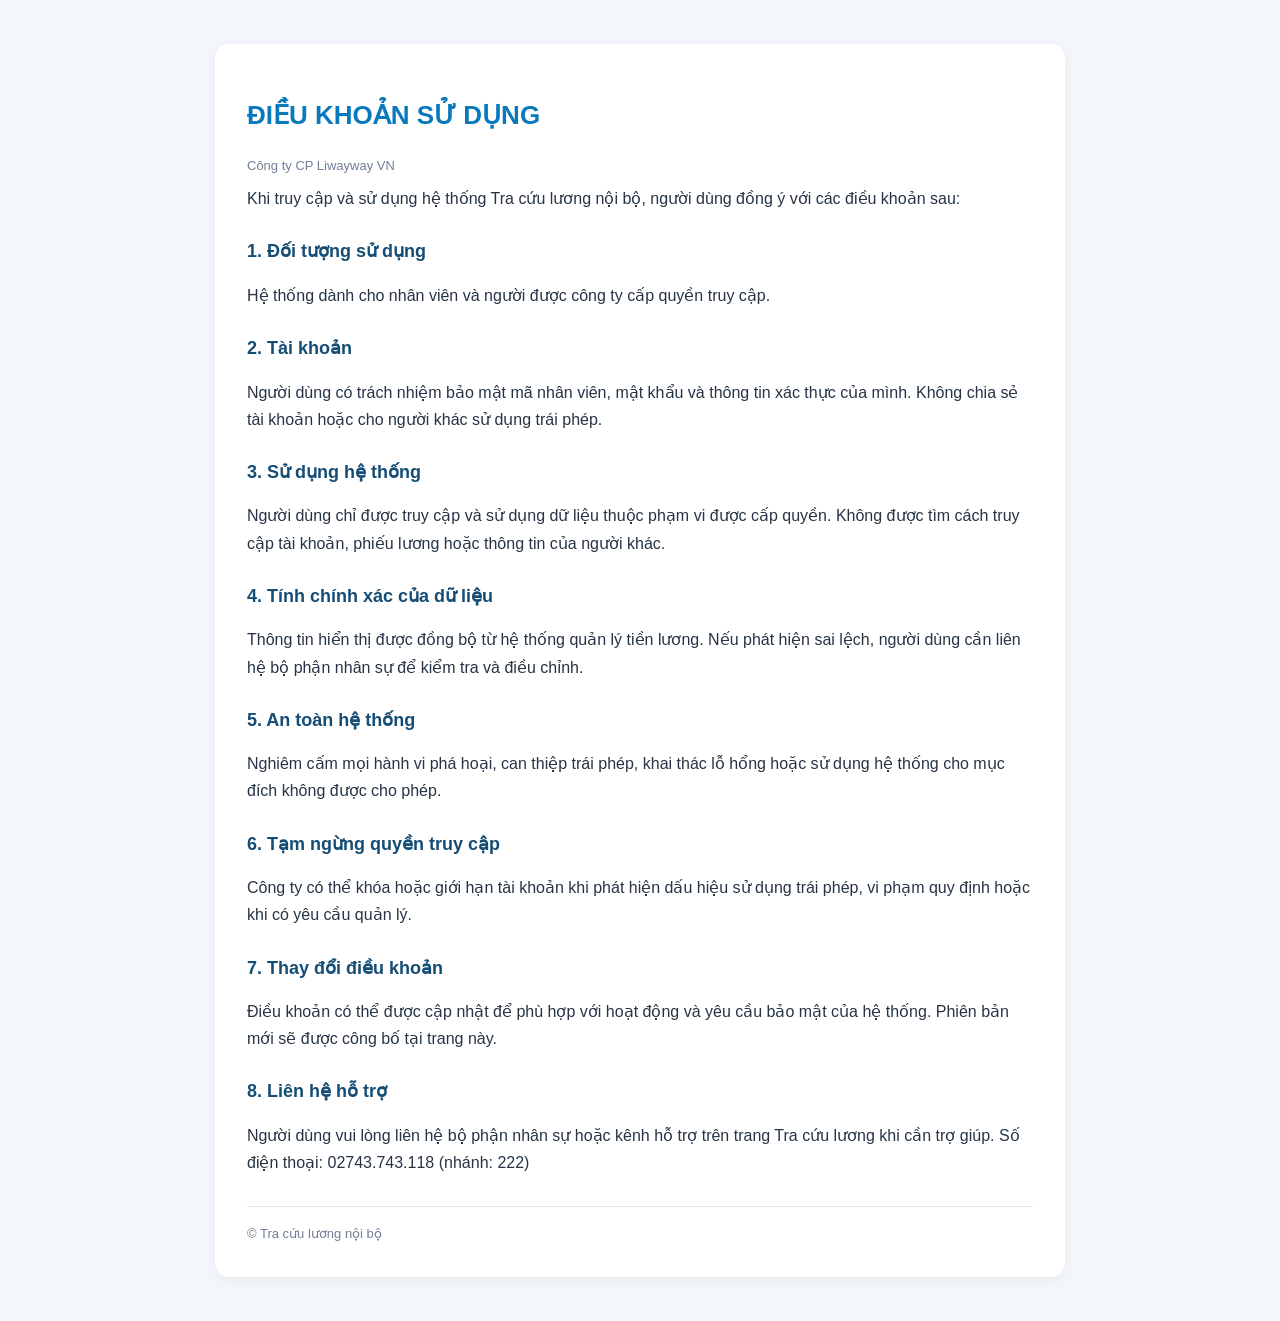
<file: terms.html>
<!DOCTYPE html>
<html lang="vi">
<head>
  <meta charset="UTF-8">
  <meta name="viewport" content="width=device-width, initial-scale=1">
  <title>Chính sách bảo mật - Tra cứu lương</title>
  <style>
    * { box-sizing: border-box; }
    body {
      margin: 0;
      padding: 24px 16px;
      font-family: Arial, sans-serif;
      line-height: 1.7;
      color: #263445;
      background: #f3f6fb;
    }
    main {
      max-width: 850px;
      margin: 20px auto;
      padding: 32px;
      background: white;
      border-radius: 14px;
      box-shadow: 0 3px 16px #0000000d;
    }
    h1 { color: #0879bd; font-size: 26px; }
    h2 { margin-top: 24px; font-size: 18px; color: #164d75; }
    p { margin: 8px 0; }
    .date { color: #718096; font-size: 13px; }
    footer {
      margin-top: 30px;
      padding-top: 16px;
      border-top: 1px solid #e5eaf0;
      color: #718096;
      font-size: 13px;
    }
    @media (max-width: 600px) {
      main { padding: 22px 18px; margin: 0 auto; }
      h1 { font-size: 22px; }
    }
  </style>
</head>
<body>
<main>
  <h1>ĐIỀU KHOẢN SỬ DỤNG</h1>
  <p class="date">Công ty CP Liwayway VN</p>

  <p>Khi truy cập và sử dụng hệ thống Tra cứu lương nội bộ, người dùng đồng ý với các điều khoản sau:</p>

  <h2>1. Đối tượng sử dụng</h2>
  <p>Hệ thống dành cho nhân viên và người được công ty cấp quyền truy cập.</p>

  <h2>2. Tài khoản</h2>
  <p>Người dùng có trách nhiệm bảo mật mã nhân viên, mật khẩu và thông tin xác thực của mình. Không chia sẻ tài khoản hoặc cho người khác sử dụng trái phép.</p>

  <h2>3. Sử dụng hệ thống</h2>
  <p>Người dùng chỉ được truy cập và sử dụng dữ liệu thuộc phạm vi được cấp quyền. Không được tìm cách truy cập tài khoản, phiếu lương hoặc thông tin của người khác.</p>

  <h2>4. Tính chính xác của dữ liệu</h2>
  <p>Thông tin hiển thị được đồng bộ từ hệ thống quản lý tiền lương. Nếu phát hiện sai lệch, người dùng cần liên hệ bộ phận nhân sự để kiểm tra và điều chỉnh.</p>

  <h2>5. An toàn hệ thống</h2>
  <p>Nghiêm cấm mọi hành vi phá hoại, can thiệp trái phép, khai thác lỗ hổng hoặc sử dụng hệ thống cho mục đích không được cho phép.</p>

  <h2>6. Tạm ngừng quyền truy cập</h2>
  <p>Công ty có thể khóa hoặc giới hạn tài khoản khi phát hiện dấu hiệu sử dụng trái phép, vi phạm quy định hoặc khi có yêu cầu quản lý.</p>

  <h2>7. Thay đổi điều khoản</h2>
  <p>Điều khoản có thể được cập nhật để phù hợp với hoạt động và yêu cầu bảo mật của hệ thống. Phiên bản mới sẽ được công bố tại trang này.</p>

  <h2>8. Liên hệ hỗ trợ</h2>
  <p>Người dùng vui lòng liên hệ bộ phận nhân sự hoặc kênh hỗ trợ trên trang Tra cứu lương khi cần trợ giúp. Số điện thoại: 02743.743.118 (nhánh: 222)</p>

  <footer>© Tra cứu lương nội bộ</footer>
</main>
</body>
</html>
</file>
